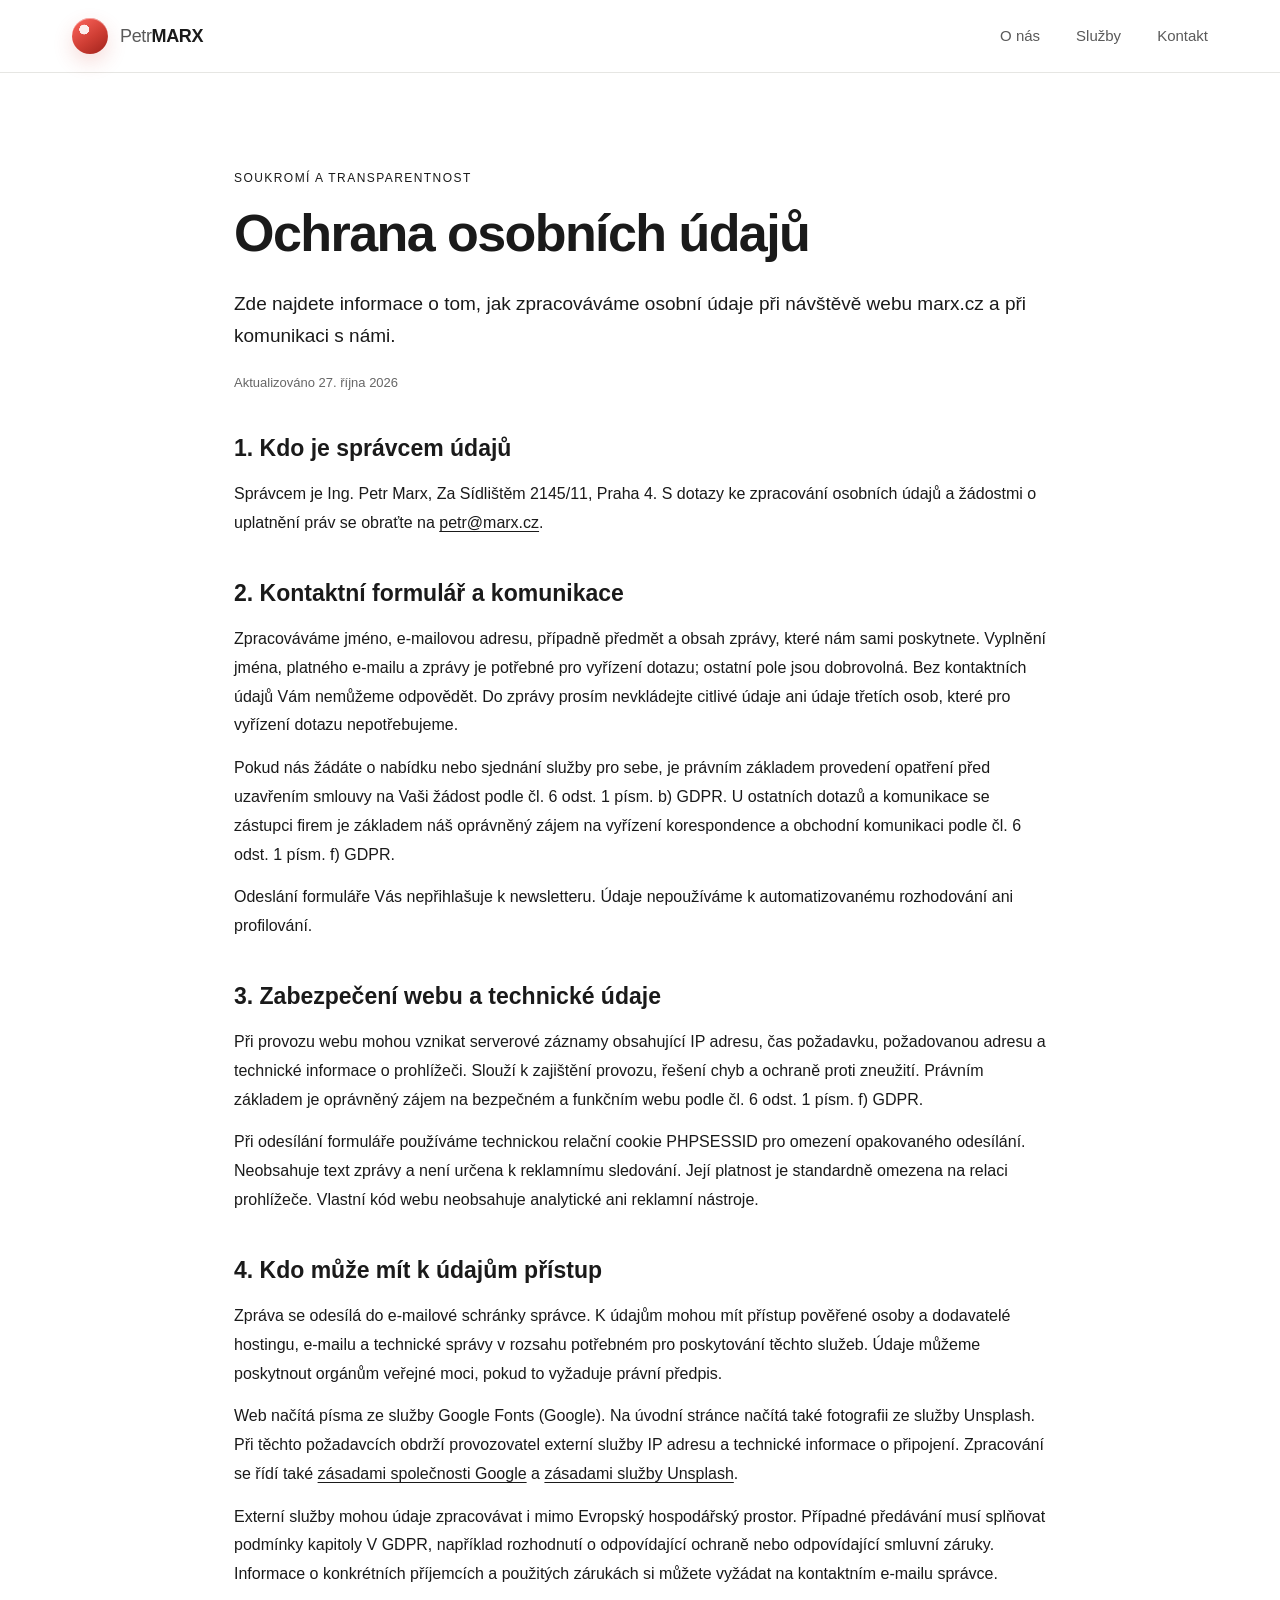
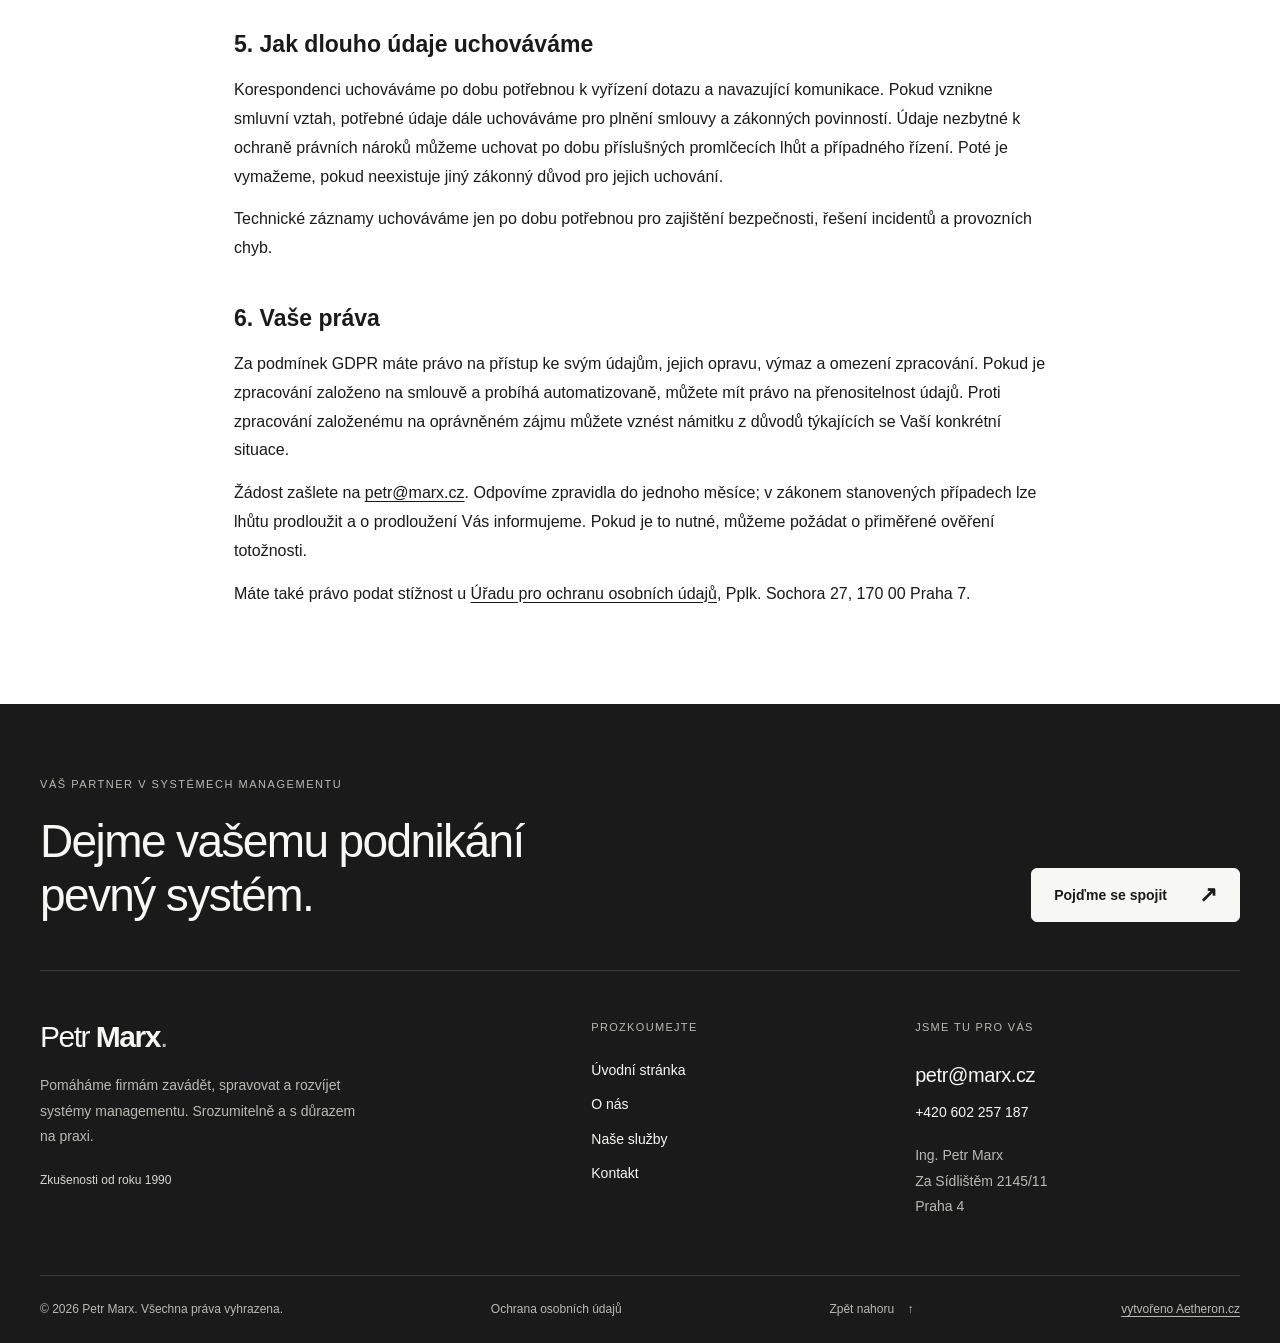
<file: ochrana-osobnich-udaju.html>
<!DOCTYPE html>
<html lang="cs"><head>
<meta charset="UTF-8"><meta name="viewport" content="width=device-width, initial-scale=1">
<title>Ochrana osobních údajů — Ing. Petr Marx</title>
<meta name="description" content="Informace o zpracování osobních údajů, kontaktním formuláři a Vašich právech na webu marx.cz.">
<link rel="stylesheet" href="style.css">
</head><body>
<header class="nav">
        <div class="nav__inner">
            <a href="#top" class="nav__logo">
                <span class="nav__logo-img" aria-hidden="true"></span>
                <span><span class="nav__logo-text">Petr</span><span class="nav__logo-mark">MARX</span></span>
            </a>
            <nav class="nav__menu">
                <a href="index.html#about" class="nav__link">O nás</a>
                <a href="sluzby.html" class="nav__link">Služby</a>
                <a href="index.html#contact" class="nav__link">Kontakt</a>
            </nav>
        </div>
    </header>
<main id="top" class="privacy-page"><p class="privacy-kicker">Soukromí a transparentnost</p>
<h1>Ochrana osobních údajů</h1>
<p class="privacy-lead">Zde najdete informace o tom, jak zpracováváme osobní údaje při návštěvě webu marx.cz a při komunikaci s námi.</p>
<p class="privacy-date">Aktualizováno 27. října 2026</p>
<section><h2>1. Kdo je správcem údajů</h2>
<p>Správcem je Ing. Petr Marx, Za Sídlištěm 2145/11, Praha 4. S dotazy ke zpracování osobních údajů a žádostmi o uplatnění práv se obraťte na <a href="mailto:petr@marx.cz">petr@marx.cz</a>.</p></section>
<section><h2>2. Kontaktní formulář a komunikace</h2>
<p>Zpracováváme jméno, e-mailovou adresu, případně předmět a obsah zprávy, které nám sami poskytnete. Vyplnění jména, platného e-mailu a zprávy je potřebné pro vyřízení dotazu; ostatní pole jsou dobrovolná. Bez kontaktních údajů Vám nemůžeme odpovědět. Do zprávy prosím nevkládejte citlivé údaje ani údaje třetích osob, které pro vyřízení dotazu nepotřebujeme.</p>
<p>Pokud nás žádáte o nabídku nebo sjednání služby pro sebe, je právním základem provedení opatření před uzavřením smlouvy na Vaši žádost podle čl. 6 odst. 1 písm. b) GDPR. U ostatních dotazů a komunikace se zástupci firem je základem náš oprávněný zájem na vyřízení korespondence a obchodní komunikaci podle čl. 6 odst. 1 písm. f) GDPR.</p>
<p>Odeslání formuláře Vás nepřihlašuje k newsletteru. Údaje nepoužíváme k automatizovanému rozhodování ani profilování.</p></section>
<section><h2>3. Zabezpečení webu a technické údaje</h2>
<p>Při provozu webu mohou vznikat serverové záznamy obsahující IP adresu, čas požadavku, požadovanou adresu a technické informace o prohlížeči. Slouží k zajištění provozu, řešení chyb a ochraně proti zneužití. Právním základem je oprávněný zájem na bezpečném a funkčním webu podle čl. 6 odst. 1 písm. f) GDPR.</p>
<p>Při odesílání formuláře používáme technickou relační cookie PHPSESSID pro omezení opakovaného odesílání. Neobsahuje text zprávy a není určena k reklamnímu sledování. Její platnost je standardně omezena na relaci prohlížeče. Vlastní kód webu neobsahuje analytické ani reklamní nástroje.</p></section>
<section><h2>4. Kdo může mít k údajům přístup</h2>
<p>Zpráva se odesílá do e-mailové schránky správce. K údajům mohou mít přístup pověřené osoby a dodavatelé hostingu, e-mailu a technické správy v rozsahu potřebném pro poskytování těchto služeb. Údaje můžeme poskytnout orgánům veřejné moci, pokud to vyžaduje právní předpis.</p>
<p>Web načítá písma ze služby Google Fonts (Google). Na úvodní stránce načítá také fotografii ze služby Unsplash. Při těchto požadavcích obdrží provozovatel externí služby IP adresu a technické informace o připojení. Zpracování se řídí také <a href="https://policies.google.com/privacy">zásadami společnosti Google</a> a <a href="https://unsplash.com/privacy">zásadami služby Unsplash</a>.</p>
<p>Externí služby mohou údaje zpracovávat i mimo Evropský hospodářský prostor. Případné předávání musí splňovat podmínky kapitoly V GDPR, například rozhodnutí o odpovídající ochraně nebo odpovídající smluvní záruky. Informace o konkrétních příjemcích a použitých zárukách si můžete vyžádat na kontaktním e-mailu správce.</p></section>
<section><h2>5. Jak dlouho údaje uchováváme</h2>
<p>Korespondenci uchováváme po dobu potřebnou k vyřízení dotazu a navazující komunikace. Pokud vznikne smluvní vztah, potřebné údaje dále uchováváme pro plnění smlouvy a zákonných povinností. Údaje nezbytné k ochraně právních nároků můžeme uchovat po dobu příslušných promlčecích lhůt a případného řízení. Poté je vymažeme, pokud neexistuje jiný zákonný důvod pro jejich uchování.</p>
<p>Technické záznamy uchováváme jen po dobu potřebnou pro zajištění bezpečnosti, řešení incidentů a provozních chyb.</p></section>
<section><h2>6. Vaše práva</h2>
<p>Za podmínek GDPR máte právo na přístup ke svým údajům, jejich opravu, výmaz a omezení zpracování. Pokud je zpracování založeno na smlouvě a probíhá automatizovaně, můžete mít právo na přenositelnost údajů. Proti zpracování založenému na oprávněném zájmu můžete vznést námitku z důvodů týkajících se Vaší konkrétní situace.</p>
<p>Žádost zašlete na <a href="mailto:petr@marx.cz">petr@marx.cz</a>. Odpovíme zpravidla do jednoho měsíce; v zákonem stanovených případech lze lhůtu prodloužit a o prodloužení Vás informujeme. Pokud je to nutné, můžeme požádat o přiměřené ověření totožnosti.</p>
<p>Máte také právo podat stížnost u <a href="https://uoou.gov.cz">Úřadu pro ochranu osobních údajů</a>, Pplk. Sochora 27, 170 00 Praha 7.</p></section></main>
<footer class="footer">
        <div class="footer__inner">
            <div class="footer__intro">
                <p class="footer__eyebrow">Váš partner v systémech managementu</p>
                <div class="footer__invitation">
                    <h2>Dejme vašemu podnikání<br>pevný systém.</h2>
                    <a class="footer__cta" href="index.html#contact">Pojďme se spojit <span aria-hidden="true">↗</span></a>
                </div>
            </div>
            <div class="footer__grid">
                <div class="footer__identity">
                    <a class="footer__brand" href="index.html" aria-label="Petr Marx — úvodní stránka">Petr <strong>Marx</strong><span aria-hidden="true">.</span></a>
                    <p>Pomáháme firmám zavádět, spravovat a rozvíjet systémy managementu. Srozumitelně a s důrazem na praxi.</p>
                    <span class="footer__since">Zkušenosti od roku 1990</span>
                </div>
                <nav class="footer__nav" aria-label="Navigace v zápatí">
                    <h3>Prozkoumejte</h3>
                    <ul>
                        <li><a href="index.html">Úvodní stránka</a></li>
                        <li><a href="index.html#about">O nás</a></li>
                        <li><a href="sluzby.html">Naše služby</a></li>
                        <li><a href="index.html#contact">Kontakt</a></li>
                    </ul>
                </nav>
                <div class="footer__contact">
                    <h3>Jsme tu pro vás</h3>
                    <address>
                        <a class="footer__email" href="mailto:petr@marx.cz">petr@marx.cz</a>
                        <a href="tel:+420602257187">+420 602 257 187</a>
                        <p>Ing. Petr Marx<br>Za Sídlištěm 2145/11<br>Praha 4</p>
                    </address>
                </div>
            </div>
            <div class="footer__bottom">
                <p class="footer__copy">© <span id="year"></span> Petr Marx. Všechna práva vyhrazena.</p>
                <p class="footer__copy"><a href="ochrana-osobnich-udaju.html">Ochrana osobních údajů</a></p>
                <a class="footer__top" href="#top">Zpět nahoru <span aria-hidden="true">↑</span></a>
                <p class="footer__copy"><a class="footer-credit" href="https://aetheron.cz">vytvořeno Aetheron.cz</a></p>
            </div>
        </div>
    </footer>
<script>document.getElementById("year").textContent = new Date().getFullYear();</script>
</body></html>
</file>
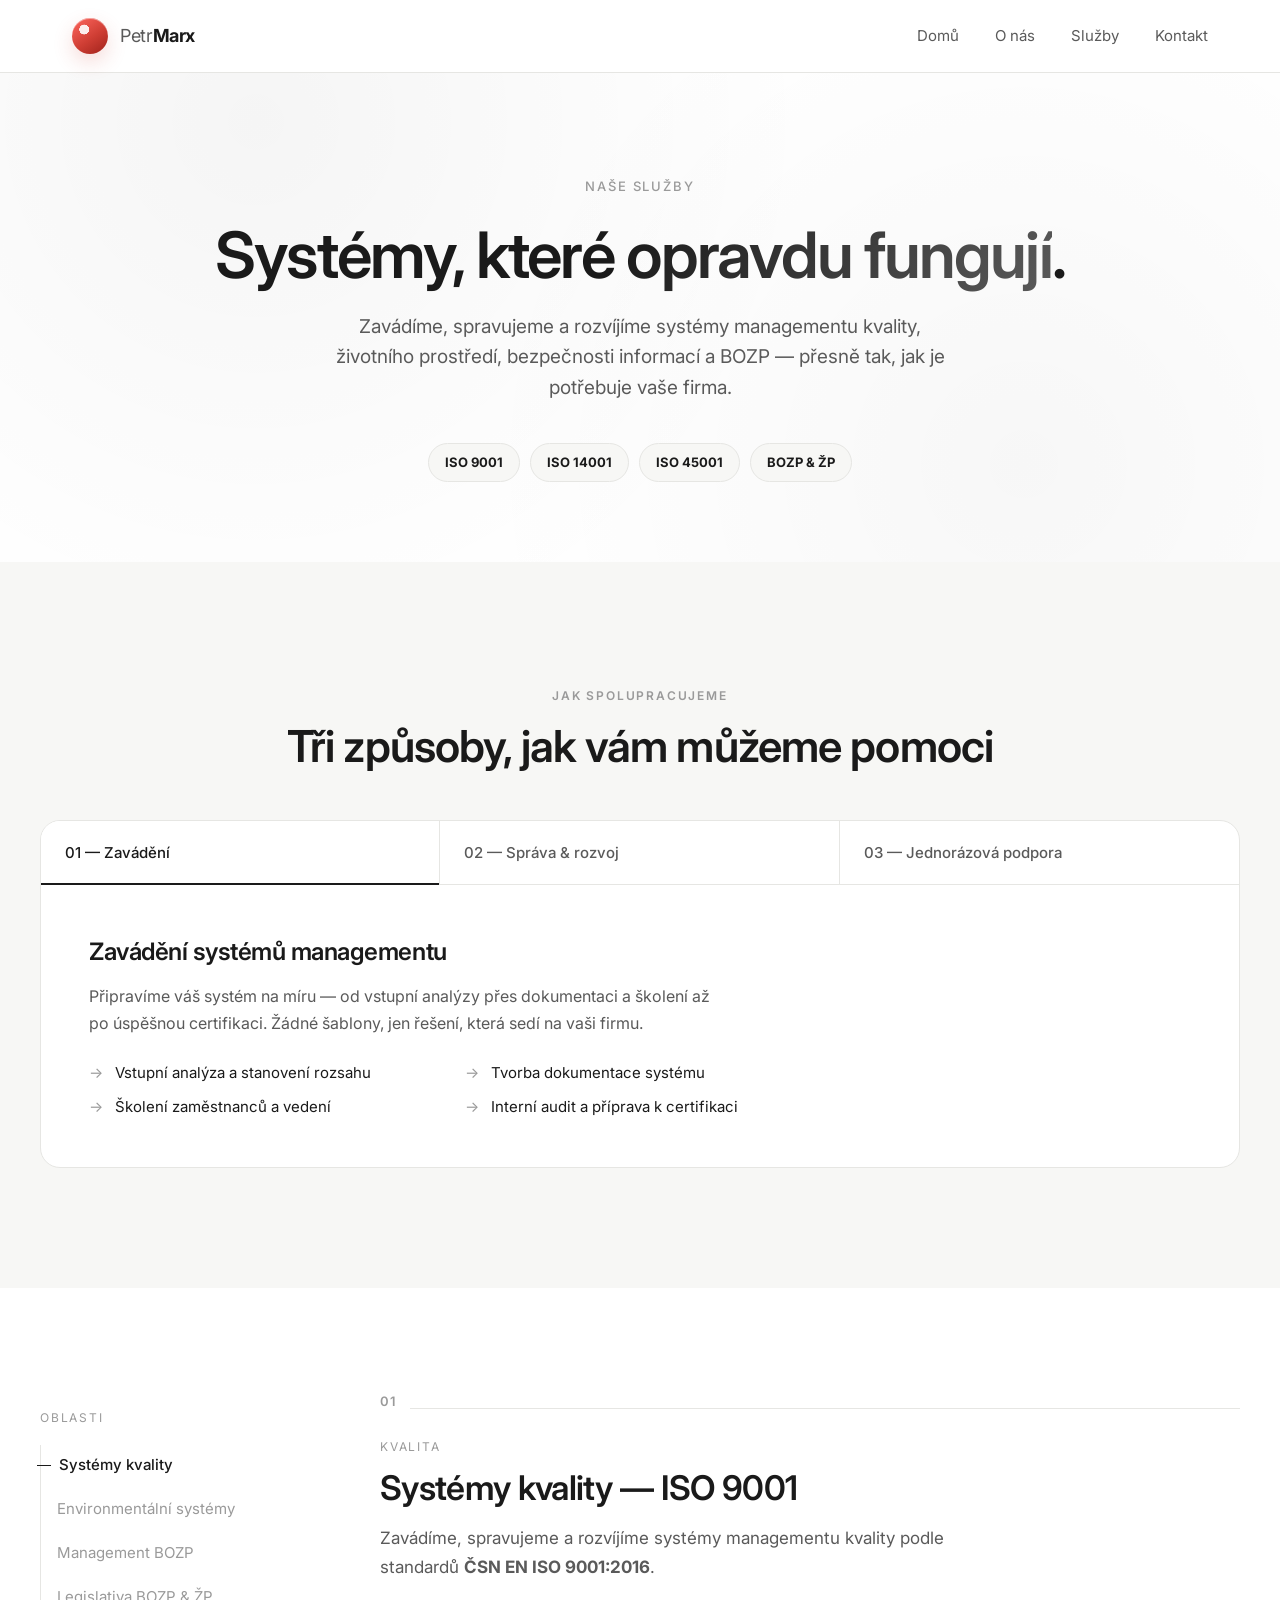
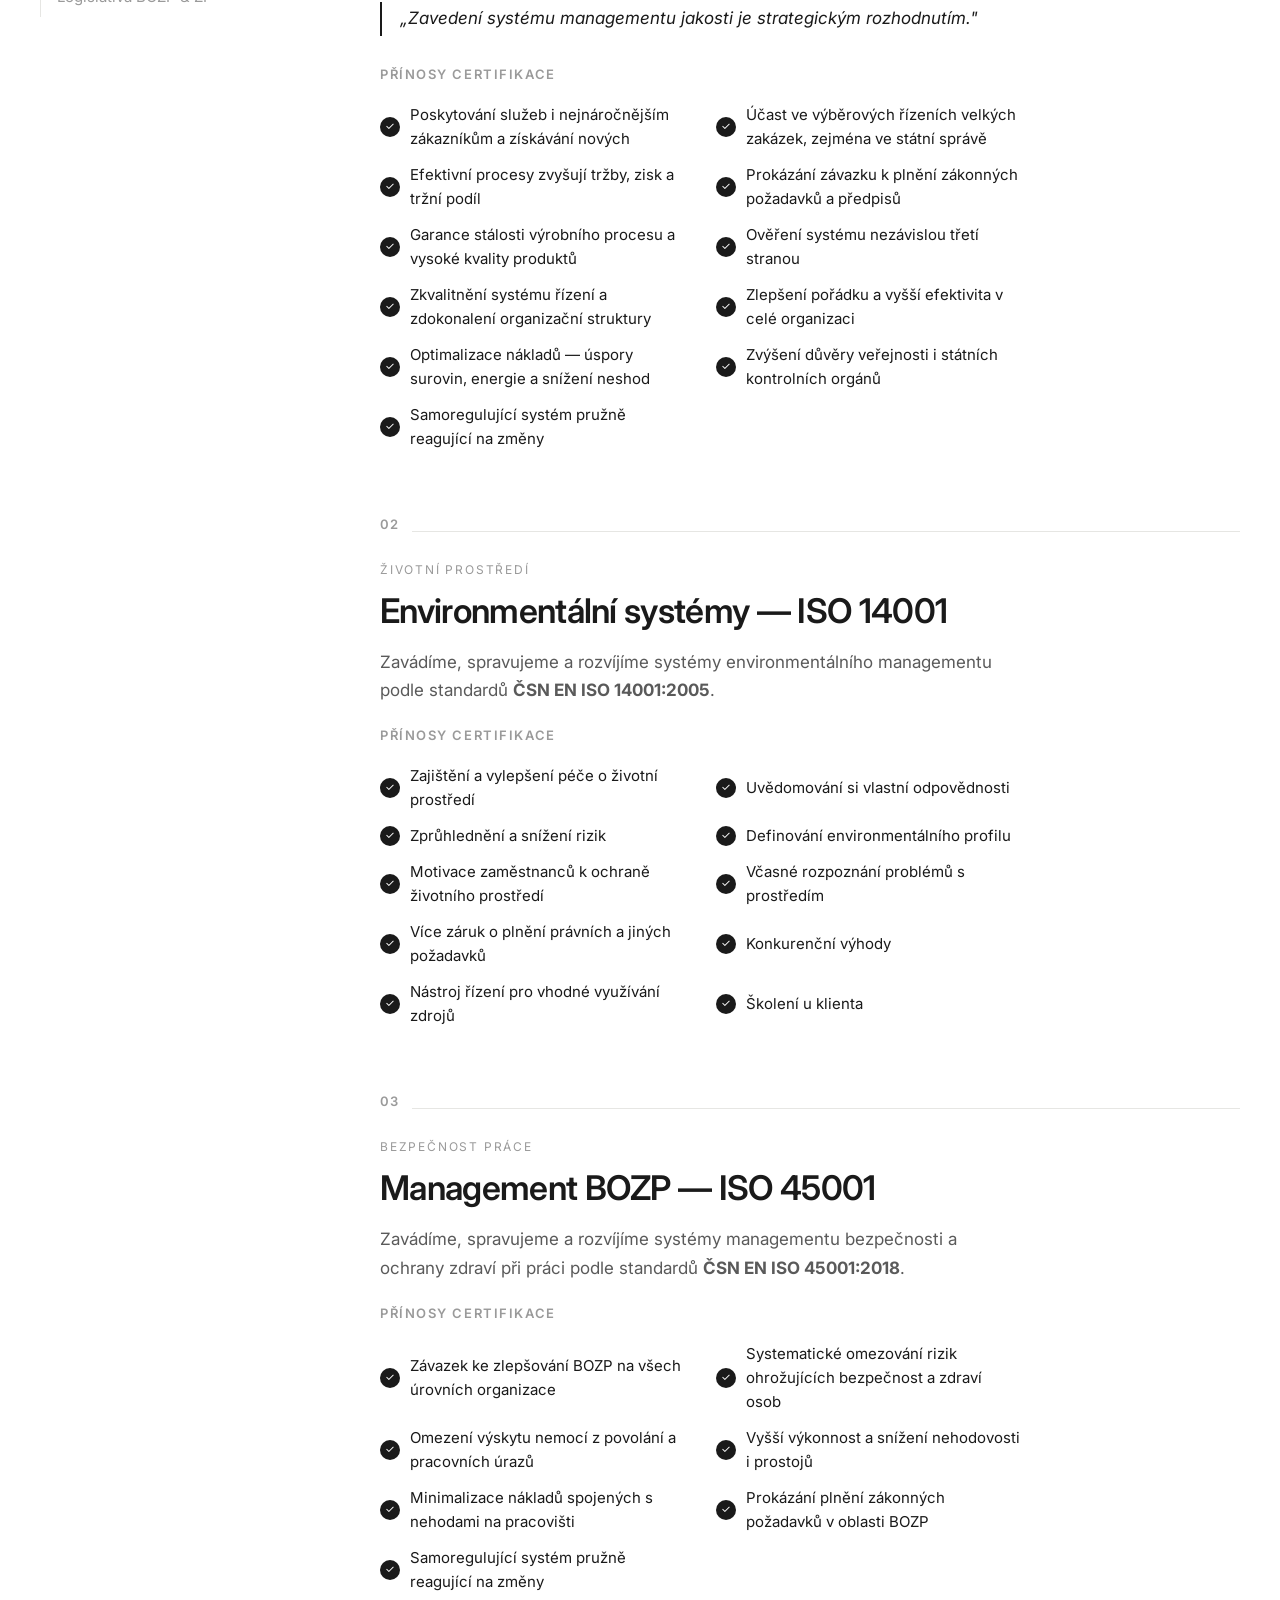
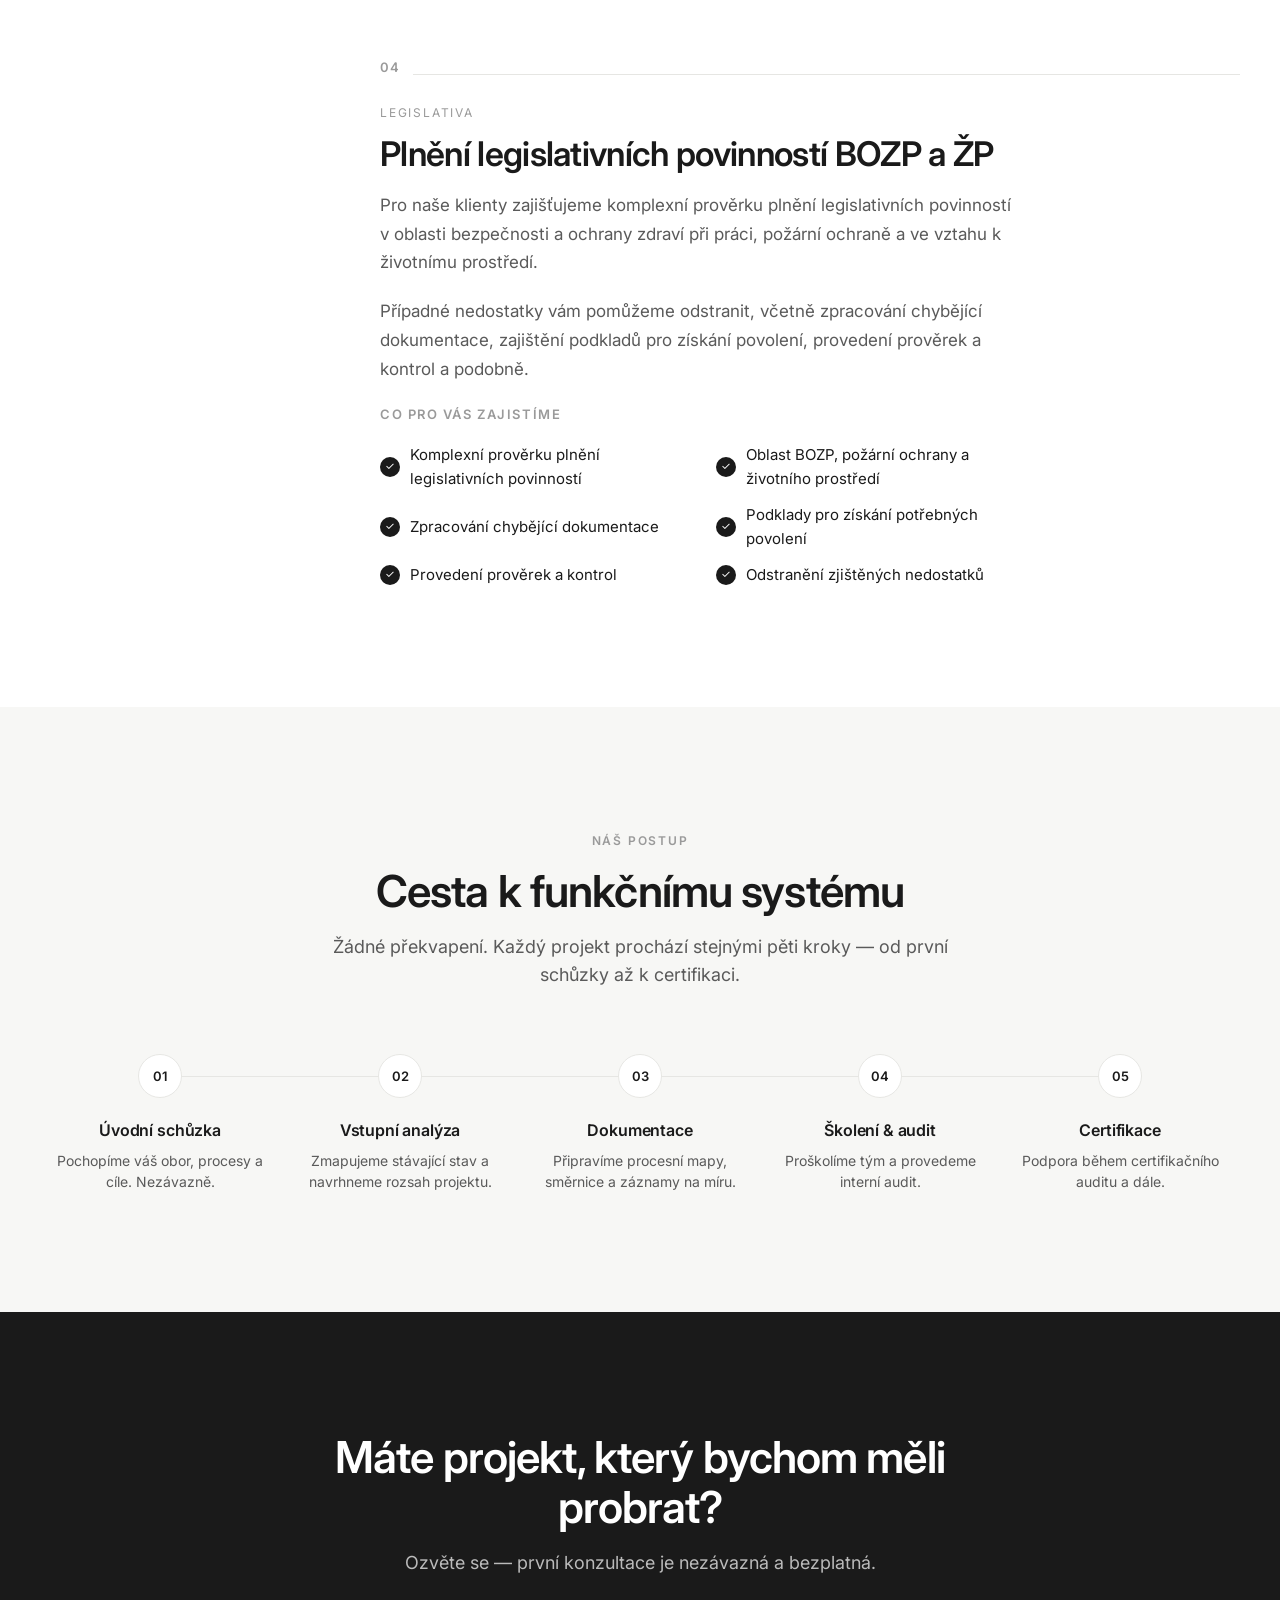
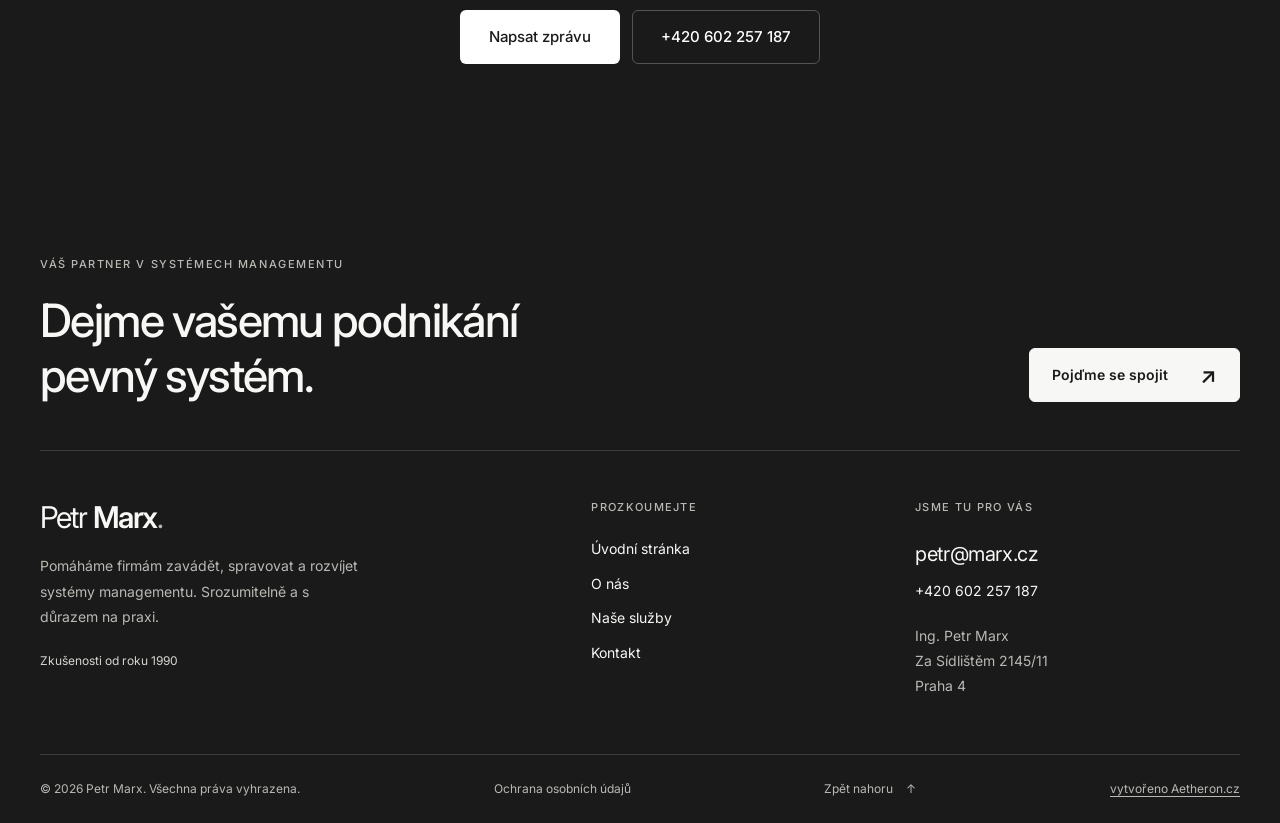
<file: sluzby.html>
<!DOCTYPE html>
<html lang="cs">
<head>
    <!-- ============ BASIC ============ -->
    <meta charset="UTF-8">
    <meta name="viewport" content="width=device-width, initial-scale=1.0">
    <title>Služby – ISO 9001, 14001, 45001 a BOZP | Petr Marx</title>
    <meta name="description" content="Zavádění, správa a rozvoj systémů managementu dle ČSN EN ISO 9001, ISO 14001 a ISO 45001. Plnění legislativních povinností v oblasti BOZP a životního prostředí. Petr Marx – Q.M.Systems, Praha.">

    <!-- ============ SEO ============ -->
    <meta name="keywords" content="ISO 9001, ISO 14001, ISO 45001, ČSN EN ISO 9001:2016, ČSN EN ISO 14001:2005, ČSN EN ISO 45001:2018, systém managementu kvality, QMS, environmentální systém, BOZP, legislativa BOZP, životní prostředí, certifikace ISO, interní audit, školení ISO, poradenství">
    <meta name="author" content="Ing. Petr Marx">
    <meta name="robots" content="index, follow, max-image-preview:large">
    <meta name="language" content="cs">
    <meta name="geo.region" content="CZ-10">
    <meta name="geo.placename" content="Praha">
    <link rel="canonical" href="https://www.marx.cz/sluzby.html">

    <!-- ============ OPEN GRAPH ============ -->
    <meta property="og:type" content="website">
    <meta property="og:locale" content="cs_CZ">
    <meta property="og:site_name" content="Petr Marx">
    <meta property="og:title" content="Služby – ISO 9001, 14001, 45001 a BOZP | Petr Marx">
    <meta property="og:description" content="Komplexní služby v oblasti systémů managementu kvality, životního prostředí, BOZP a plnění legislativních povinností.">
    <meta property="og:url" content="https://www.marx.cz/sluzby.html">
    <meta property="og:image" content="https://www.marx.cz/og-image.jpg">

    <!-- ============ TWITTER ============ -->
    <meta name="twitter:card" content="summary_large_image">
    <meta name="twitter:title" content="Služby | Petr Marx – ISO 9001, 14001, 45001 a BOZP">
    <meta name="twitter:description" content="ISO 9001, ISO 14001, ISO 45001 a legislativa BOZP a ŽP. Zavádění, správa, rozvoj a školení.">
    <meta name="twitter:image" content="https://www.marx.cz/og-image.jpg">

    <!-- ============ JSON-LD STRUCTURED DATA ============ -->
    <script type="application/ld+json">
    {
        "@context": "https://schema.org",
        "@type": "Service",
        "provider": {
            "@type": "ProfessionalService",
            "name": "Petr Marx",
            "url": "https://www.marx.cz/",
            "telephone": "+420602257187",
            "email": "petr@marx.cz",
            "address": {
                "@type": "PostalAddress",
                "streetAddress": "Za Sídlištěm 2145/11",
                "addressLocality": "Praha 4",
                "addressCountry": "CZ"
            }
        },
        "areaServed": "CZ",
        "name": "Poradenství v oblasti systémů managementu",
        "description": "Zavádění, správa a rozvoj systémů managementu kvality (ISO 9001), životního prostředí (ISO 14001) a BOZP (ISO 45001) včetně plnění legislativních povinností.",
        "hasOfferCatalog": {
            "@type": "OfferCatalog",
            "name": "Služby Q.M.Systems",
            "itemListElement": [
                {
                    "@type": "Offer",
                    "itemOffered": {
                        "@type": "Service",
                        "name": "Systémy kvality — ISO 9001",
                        "description": "Zavádění a správa systémů managementu kvality dle ČSN EN ISO 9001:2016."
                    }
                },
                {
                    "@type": "Offer",
                    "itemOffered": {
                        "@type": "Service",
                        "name": "Environmentální systémy — ISO 14001",
                        "description": "Systémy environmentálního managementu dle ČSN EN ISO 14001:2005."
                    }
                },
                {
                    "@type": "Offer",
                    "itemOffered": {
                        "@type": "Service",
                        "name": "Management BOZP — ISO 45001",
                        "description": "Systémy managementu bezpečnosti a ochrany zdraví při práci dle ČSN EN ISO 45001:2018."
                    }
                },
                {
                    "@type": "Offer",
                    "itemOffered": {
                        "@type": "Service",
                        "name": "Plnění legislativních povinností BOZP a ŽP",
                        "description": "Prověrka plnění legislativních povinností v oblasti BOZP, požární ochrany a životního prostředí."
                    }
                }
            ]
        }
    }
    </script>

    <!-- ============ FONTS & STYLES ============ -->
    <link rel="preconnect" href="https://fonts.googleapis.com">
    <link rel="preconnect" href="https://fonts.gstatic.com" crossorigin>
    <link href="https://fonts.googleapis.com/css2?family=Inter:wght@300;400;500;600;700&display=swap" rel="stylesheet">
    <link rel="stylesheet" href="style.css">
</head>
<body>

    <!-- ============ NAVIGATION ============ -->
    <header class="nav">
        <div class="nav__inner">
            <a href="#top" class="nav__logo">
                <span class="nav__logo-img" aria-hidden="true"></span>
                <span><span class="nav__logo-text">Petr</span><span class="nav__logo-mark">Marx</span></span>
            </a>
            <nav class="nav__menu">
                <a href="index.html" class="nav__link">Domů</a>
                <a href="index.html#about" class="nav__link">O nás</a>
                <a href="sluzby.html" class="nav__link">Služby</a>
                <a href="index.html#contact" class="nav__link">Kontakt</a>
            </nav>
        </div>
    </header>

    <!-- ============ SLUZBY HERO ============ -->
    <section class="sluzby-hero" id="top">
        <div class="sluzby-hero__inner">
            <span class="sluzby-hero__eyebrow">Naše služby</span>
            <h1 class="sluzby-hero__title">
                Systémy, které <span class="sluzby-hero__highlight">opravdu fungují</span>.
            </h1>
            <p class="sluzby-hero__lead">
                Zavádíme, spravujeme a rozvíjíme systémy managementu kvality, životního prostředí,
                bezpečnosti informací a BOZP — přesně tak, jak je potřebuje vaše firma.
            </p>

            <div class="sluzby-hero__chips">
                <div class="sluzby-chip"><strong>ISO 9001</strong></div>
                <div class="sluzby-chip"><strong>ISO 14001</strong></div>
                <div class="sluzby-chip"><strong>ISO 45001</strong></div>
                <div class="sluzby-chip"><strong>BOZP &amp; ŽP</strong></div>
            </div>
        </div>
    </section>


    <!-- ============ SERVICE-TYPE TABS ============ -->
    <section class="sluzby-tabs">
        <div class="sluzby-tabs__inner">
            <div class="sluzby-tabs__head">
                <span class="section__tag">Jak spolupracujeme</span>
                <h2 class="section__title">Tři způsoby, jak vám můžeme pomoci</h2>
            </div>

            <div class="tabs" id="tabs">
                <div class="tabs__bar" role="tablist">
                    <button class="tabs__btn is-active" data-tab="t1" role="tab">01 — Zavádění</button>
                    <button class="tabs__btn" data-tab="t2" role="tab">02 — Správa &amp; rozvoj</button>
                    <button class="tabs__btn" data-tab="t3" role="tab">03 — Jednorázová podpora</button>
                </div>

                <div class="tabs__panels">
                    <div class="tabs__panel is-active" data-panel="t1">
                        <h3 class="tabs__title">Zavádění systémů managementu</h3>
                        <p class="tabs__text">
                            Připravíme váš systém na míru — od vstupní analýzy přes dokumentaci
                            a školení až po úspěšnou certifikaci. Žádné šablony, jen řešení,
                            která sedí na vaši firmu.
                        </p>
                        <ul class="tabs__list">
                            <li>Vstupní analýza a stanovení rozsahu</li>
                            <li>Tvorba dokumentace systému</li>
                            <li>Školení zaměstnanců a vedení</li>
                            <li>Interní audit a příprava k certifikaci</li>
                        </ul>
                    </div>

                    <div class="tabs__panel" data-panel="t2">
                        <h3 class="tabs__title">Správa a rozvoj systému</h3>
                        <p class="tabs__text">
                            Postaráme se o váš systém dlouhodobě. Udržujeme dokumentaci aktuální,
                            připravujeme interní audity a pomáháme se zlepšováním procesů.
                        </p>
                        <ul class="tabs__list">
                            <li>Údržba a aktualizace dokumentace</li>
                            <li>Interní audity</li>
                            <li>Přezkoumání systému vedením</li>
                            <li>Příprava na recertifikační audity</li>
                        </ul>
                    </div>

                    <div class="tabs__panel" data-panel="t3">
                        <h3 class="tabs__title">Jednorázová podpora</h3>
                        <p class="tabs__text">
                            Potřebujete jen specifickou službu? Nabízíme cílená školení,
                            konzultace i nezávislé audity bez nutnosti dlouhodobé spolupráce.
                        </p>
                        <ul class="tabs__list">
                            <li>Školení na míru (ISO, BOZP, ŽP)</li>
                            <li>Konzultace k jednotlivým procesům</li>
                            <li>Nezávislé audity druhou stranou</li>
                            <li>Příprava na zákaznické audity</li>
                        </ul>
                    </div>
                </div>
            </div>
        </div>
    </section>


    <!-- ============ AREAS WRAPPER (sticky side-nav + content) ============ -->
    <section class="sluzby-areas">
        <div class="sluzby-areas__inner">

            <aside class="sluzby-side">
                <div class="sluzby-side__sticky">
                    <span class="sluzby-side__label">Oblasti</span>
                    <ol class="sluzby-side__list">
                        <li><a href="#kvalita" class="sluzby-side__link is-active">Systémy kvality</a></li>
                        <li><a href="#environment" class="sluzby-side__link">Environmentální systémy</a></li>
                        <li><a href="#bozp" class="sluzby-side__link">Management BOZP</a></li>
                        <li><a href="#legislativa" class="sluzby-side__link">Legislativa BOZP &amp; ŽP</a></li>
                    </ol>
                </div>
            </aside>

            <div class="sluzby-content">

                <!-- AREA 1 -->
                <article class="area" id="kvalita">
                    <div class="area__num">01</div>
                    <span class="area__tag">Kvalita</span>
                    <h3 class="area__title">Systémy kvality — ISO 9001</h3>
                    <p class="area__text">
                        Zavádíme, spravujeme a rozvíjíme systémy managementu kvality podle standardů
                        <strong>ČSN EN ISO 9001:2016</strong>.
                    </p>
                    <p class="area__quote">„Zavedení systému managementu jakosti je strategickým rozhodnutím."</p>
                    <h4 class="area__subtitle">Přínosy certifikace</h4>
                    <ul class="area__features">
                        <li><span class="check">✓</span>Poskytování služeb i nejnáročnějším zákazníkům a získávání nových</li>
                        <li><span class="check">✓</span>Účast ve výběrových řízeních velkých zakázek, zejména ve státní správě</li>
                        <li><span class="check">✓</span>Efektivní procesy zvyšují tržby, zisk a tržní podíl</li>
                        <li><span class="check">✓</span>Prokázání závazku k plnění zákonných požadavků a předpisů</li>
                        <li><span class="check">✓</span>Garance stálosti výrobního procesu a vysoké kvality produktů</li>
                        <li><span class="check">✓</span>Ověření systému nezávislou třetí stranou</li>
                        <li><span class="check">✓</span>Zkvalitnění systému řízení a zdokonalení organizační struktury</li>
                        <li><span class="check">✓</span>Zlepšení pořádku a vyšší efektivita v celé organizaci</li>
                        <li><span class="check">✓</span>Optimalizace nákladů — úspory surovin, energie a snížení neshod</li>
                        <li><span class="check">✓</span>Zvýšení důvěry veřejnosti i státních kontrolních orgánů</li>
                        <li><span class="check">✓</span>Samoregulující systém pružně reagující na změny</li>
                    </ul>
                </article>

                <!-- AREA 2 -->
                <article class="area" id="environment">
                    <div class="area__num">02</div>
                    <span class="area__tag">Životní prostředí</span>
                    <h3 class="area__title">Environmentální systémy — ISO 14001</h3>
                    <p class="area__text">
                        Zavádíme, spravujeme a rozvíjíme systémy environmentálního managementu podle standardů
                        <strong>ČSN EN ISO 14001:2005</strong>.
                    </p>
                    <h4 class="area__subtitle">Přínosy certifikace</h4>
                    <ul class="area__features">
                        <li><span class="check">✓</span>Zajištění a vylepšení péče o životní prostředí</li>
                        <li><span class="check">✓</span>Uvědomování si vlastní odpovědnosti</li>
                        <li><span class="check">✓</span>Zprůhlednění a snížení rizik</li>
                        <li><span class="check">✓</span>Definování environmentálního profilu</li>
                        <li><span class="check">✓</span>Motivace zaměstnanců k ochraně životního prostředí</li>
                        <li><span class="check">✓</span>Včasné rozpoznání problémů s prostředím</li>
                        <li><span class="check">✓</span>Více záruk o plnění právních a jiných požadavků</li>
                        <li><span class="check">✓</span>Konkurenční výhody</li>
                        <li><span class="check">✓</span>Nástroj řízení pro vhodné využívání zdrojů</li>
                        <li><span class="check">✓</span>Školení u klienta</li>
                    </ul>
                </article>

                <!-- AREA 3 -->
                <article class="area" id="bozp">
                    <div class="area__num">03</div>
                    <span class="area__tag">Bezpečnost práce</span>
                    <h3 class="area__title">Management BOZP — ISO 45001</h3>
                    <p class="area__text">
                        Zavádíme, spravujeme a rozvíjíme systémy managementu bezpečnosti a ochrany zdraví
                        při práci podle standardů <strong>ČSN EN ISO 45001:2018</strong>.
                    </p>
                    <h4 class="area__subtitle">Přínosy certifikace</h4>
                    <ul class="area__features">
                        <li><span class="check">✓</span>Závazek ke zlepšování BOZP na všech úrovních organizace</li>
                        <li><span class="check">✓</span>Systematické omezování rizik ohrožujících bezpečnost a zdraví osob</li>
                        <li><span class="check">✓</span>Omezení výskytu nemocí z povolání a pracovních úrazů</li>
                        <li><span class="check">✓</span>Vyšší výkonnost a snížení nehodovosti i prostojů</li>
                        <li><span class="check">✓</span>Minimalizace nákladů spojených s nehodami na pracovišti</li>
                        <li><span class="check">✓</span>Prokázání plnění zákonných požadavků v oblasti BOZP</li>
                        <li><span class="check">✓</span>Samoregulující systém pružně reagující na změny</li>
                    </ul>
                </article>

                <!-- AREA 4 -->
                <article class="area" id="legislativa">
                    <div class="area__num">04</div>
                    <span class="area__tag">Legislativa</span>
                    <h3 class="area__title">Plnění legislativních povinností BOZP a ŽP</h3>
                    <p class="area__text">
                        Pro naše klienty zajišťujeme komplexní prověrku plnění legislativních povinností
                        v oblasti bezpečnosti a ochrany zdraví při práci, požární ochraně a ve vztahu
                        k životnímu prostředí.
                    </p>
                    <p class="area__text">
                        Případné nedostatky vám pomůžeme odstranit, včetně zpracování chybějící dokumentace,
                        zajištění podkladů pro získání povolení, provedení prověrek a kontrol a&nbsp;podobně.
                    </p>
                    <h4 class="area__subtitle">Co pro vás zajistíme</h4>
                    <ul class="area__features">
                        <li><span class="check">✓</span>Komplexní prověrku plnění legislativních povinností</li>
                        <li><span class="check">✓</span>Oblast BOZP, požární ochrany a životního prostředí</li>
                        <li><span class="check">✓</span>Zpracování chybějící dokumentace</li>
                        <li><span class="check">✓</span>Podklady pro získání potřebných povolení</li>
                        <li><span class="check">✓</span>Provedení prověrek a kontrol</li>
                        <li><span class="check">✓</span>Odstranění zjištěných nedostatků</li>
                    </ul>
                </article>

            </div>
        </div>
    </section>


    <!-- ============ PROCESS TIMELINE ============ -->
    <section class="sluzby-process">
        <div class="sluzby-process__inner">
            <div class="sluzby-process__head">
                <span class="section__tag">Náš postup</span>
                <h2 class="section__title">Cesta k funkčnímu systému</h2>
                <p class="section__sub">
                    Žádné překvapení. Každý projekt prochází stejnými pěti kroky — od první schůzky až k certifikaci.
                </p>
            </div>

            <ol class="process">
                <li class="process__step">
                    <div class="process__num">01</div>
                    <h4 class="process__title">Úvodní schůzka</h4>
                    <p class="process__text">Pochopíme váš obor, procesy a cíle. Nezávazně.</p>
                </li>
                <li class="process__step">
                    <div class="process__num">02</div>
                    <h4 class="process__title">Vstupní analýza</h4>
                    <p class="process__text">Zmapujeme stávající stav a navrhneme rozsah projektu.</p>
                </li>
                <li class="process__step">
                    <div class="process__num">03</div>
                    <h4 class="process__title">Dokumentace</h4>
                    <p class="process__text">Připravíme procesní mapy, směrnice a záznamy na míru.</p>
                </li>
                <li class="process__step">
                    <div class="process__num">04</div>
                    <h4 class="process__title">Školení &amp; audit</h4>
                    <p class="process__text">Proškolíme tým a provedeme interní audit.</p>
                </li>
                <li class="process__step">
                    <div class="process__num">05</div>
                    <h4 class="process__title">Certifikace</h4>
                    <p class="process__text">Podpora během certifikačního auditu a dále.</p>
                </li>
            </ol>
        </div>
    </section>


    <!-- ============ CTA ============ -->
    <section class="sluzby-cta">
        <div class="sluzby-cta__inner">
            <h2 class="sluzby-cta__title">Máte projekt, který bychom měli probrat?</h2>
            <p class="sluzby-cta__text">
                Ozvěte se — první konzultace je nezávazná a bezplatná.
            </p>
            <div class="sluzby-cta__actions">
                <a href="index.html#contact" class="btn btn--primary">Napsat zprávu</a>
                <a href="tel:+420602257187" class="btn btn--ghost">+420 602 257 187</a>
            </div>
        </div>
    </section>


    <!-- ============ FOOTER ============ -->
    <footer class="footer">
        <div class="footer__inner">
            <div class="footer__intro">
                <p class="footer__eyebrow">Váš partner v systémech managementu</p>
                <div class="footer__invitation">
                    <h2>Dejme vašemu podnikání<br>pevný systém.</h2>
                    <a class="footer__cta" href="index.html#contact">Pojďme se spojit <span aria-hidden="true">↗</span></a>
                </div>
            </div>
            <div class="footer__grid">
                <div class="footer__identity">
                    <a class="footer__brand" href="index.html" aria-label="Petr Marx — úvodní stránka">Petr <strong>Marx</strong><span aria-hidden="true">.</span></a>
                    <p>Pomáháme firmám zavádět, spravovat a rozvíjet systémy managementu. Srozumitelně a s důrazem na praxi.</p>
                    <span class="footer__since">Zkušenosti od roku 1990</span>
                </div>
                <nav class="footer__nav" aria-label="Navigace v zápatí">
                    <h3>Prozkoumejte</h3>
                    <ul>
                        <li><a href="index.html">Úvodní stránka</a></li>
                        <li><a href="index.html#about">O nás</a></li>
                        <li><a href="sluzby.html">Naše služby</a></li>
                        <li><a href="index.html#contact">Kontakt</a></li>
                    </ul>
                </nav>
                <div class="footer__contact">
                    <h3>Jsme tu pro vás</h3>
                    <address>
                        <a class="footer__email" href="mailto:petr@marx.cz">petr@marx.cz</a>
                        <a href="tel:+420602257187">+420 602 257 187</a>
                        <p>Ing. Petr Marx<br>Za Sídlištěm 2145/11<br>Praha 4</p>
                    </address>
                </div>
            </div>
            <div class="footer__bottom">
                <p class="footer__copy">© <span id="year"></span> Petr Marx. Všechna práva vyhrazena.</p>
                <p class="footer__copy"><a href="ochrana-osobnich-udaju.html">Ochrana osobních údajů</a></p>
                <a class="footer__top" href="#top">Zpět nahoru <span aria-hidden="true">↑</span></a>
                <p class="footer__copy"><a class="footer-credit" href="https://aetheron.cz">vytvořeno Aetheron.cz</a></p>
            </div>
        </div>
    </footer>

    <script>
        document.getElementById('year').textContent = new Date().getFullYear();

        // --- Tabs ---
        const tabBtns = document.querySelectorAll('.tabs__btn');
        const tabPanels = document.querySelectorAll('.tabs__panel');
        tabBtns.forEach(btn => {
            btn.addEventListener('click', () => {
                const id = btn.dataset.tab;
                tabBtns.forEach(b => b.classList.toggle('is-active', b === btn));
                tabPanels.forEach(p => p.classList.toggle('is-active', p.dataset.panel === id));
            });
        });

        // --- Side-nav active state on scroll ---
        const sideLinks = document.querySelectorAll('.sluzby-side__link');
        const areas = document.querySelectorAll('.area');
        const onScroll = () => {
            if (!areas.length) return;
            let current = areas[0].id;
            const offset = window.innerHeight * 0.35;
            areas.forEach(a => {
                if (a.getBoundingClientRect().top <= offset) current = a.id;
            });
            sideLinks.forEach(l =>
                l.classList.toggle('is-active', l.getAttribute('href') === '#' + current)
            );
        };
        window.addEventListener('scroll', onScroll, { passive: true });
        onScroll();
    </script>
</body>
</html>
</file>
<file: style.css>
:root {
    /* Colors */
    --color-bg:          #ffffff;
    --color-bg-alt:      #f7f7f5;
    --color-text:        #1a1a1a;
    --color-text-soft:   #5a5a5a;
    --color-muted:       #9a9a9a;
    --color-border:      #e6e6e3;
    --color-accent:      #1a1a1a;   /* primary brand color */
    --color-accent-soft: #2a2a2a;

    /* Typography */
    --font-sans: 'Inter', -apple-system, BlinkMacSystemFont, 'Segoe UI', sans-serif;

    /* Layout */
    --container:       1200px;
    --radius-sm:       6px;
    --radius-md:       12px;
    --radius-lg:       20px;

    /* Spacing */
    --space-section:   120px;
    --space-block:     48px;

    /* Transitions */
    --ease: cubic-bezier(.2,.7,.3,1);
}


/* ============================================================
   2. RESET & BASE
   ============================================================ */
* { box-sizing: border-box; margin: 0; padding: 0; }

html { scroll-behavior: smooth; }

body {
    font-family: var(--font-sans);
    font-size: 16px;
    line-height: 1.6;
    color: var(--color-text);
    background: var(--color-bg);
    -webkit-font-smoothing: antialiased;
}

img { max-width: 100%; display: block; }
a { color: inherit; text-decoration: none; }


/* ============================================================
   3. SHARED — section heading helpers
   Used by: about, services, training, contact
   ============================================================ */
.section__tag {
    display: inline-block;
    font-size: 12px;
    font-weight: 600;
    letter-spacing: 0.15em;
    text-transform: uppercase;
    color: var(--color-muted);
    margin-bottom: 16px;
}

.section__title {
    font-size: clamp(28px, 4vw, 44px);
    font-weight: 600;
    line-height: 1.15;
    letter-spacing: -0.02em;
    color: var(--color-text);
    max-width: 720px;
}

.section__sub {
    font-size: 18px;
    color: var(--color-text-soft);
    margin-top: 16px;
    max-width: 640px;
}


/* ============================================================
   4. SHARED — button
   ============================================================ */
.btn {
    display: inline-flex;
    align-items: center;
    justify-content: center;
    padding: 14px 28px;
    font-size: 15px;
    font-weight: 500;
    border-radius: var(--radius-sm);
    border: 1px solid transparent;
    cursor: pointer;
    transition: all 0.25s var(--ease);
}

.btn--primary {
    background: var(--color-accent);
    color: #fff;
}
.btn--primary:hover {
    background: var(--color-accent-soft);
    transform: translateY(-1px);
}

.btn--ghost {
    background: transparent;
    color: var(--color-text);
    border-color: var(--color-border);
}
.btn--ghost:hover {
    border-color: var(--color-text);
}


/* ============================================================
   5. NAVIGATION
   ============================================================ */
.nav {
    position: sticky;
    top: 0;
    z-index: 100;
    background: rgba(255,255,255,0.85);
    backdrop-filter: blur(12px);
    -webkit-backdrop-filter: blur(12px);
    border-bottom: 1px solid var(--color-border);
}

.nav__inner {
    max-width: var(--container);
    margin: 0 auto;
    padding: 18px 32px;
    display: flex;
    align-items: center;
    justify-content: space-between;
    gap: 32px;
}

.nav__logo {
    display: inline-flex;
    align-items: center;
    gap: 12px;
    font-size: 18px;
    font-weight: 700;
    letter-spacing: -0.02em;
}
.nav__logo-mark { color: var(--color-accent); }
.nav__logo-text { color: var(--color-text-soft); font-weight: 400; }

.nav__logo-img {
    width: 36px;
    height: 36px;
    border-radius: 50%;
    background:
        radial-gradient(circle at 34% 32%, rgba(255, 255, 255, 0.9) 0 14%, transparent 15%),
        linear-gradient(145deg, #ff675f 0%, #cf3e34 55%, #9f221b 100%);
    box-shadow:
        inset 0 1px 0 rgba(255, 255, 255, 0.46),
        0 8px 20px rgba(207, 62, 52, 0.18);
    flex-shrink: 0;
}

.nav__menu {
    display: flex;
    gap: 36px;
}

.nav__link {
    font-size: 15px;
    color: var(--color-text-soft);
    transition: color 0.2s var(--ease);
}
.nav__link:hover { color: var(--color-text); }

.nav__cta {
    padding: 10px 20px;
    font-size: 14px;
    font-weight: 500;
    color: #fff;
    background: var(--color-accent);
    border-radius: var(--radius-sm);
    transition: background 0.25s var(--ease);
}
.nav__cta:hover { background: var(--color-accent-soft); }

@media (max-width: 768px) {
    .nav__menu { display: none; }
}


/* ============================================================
   6. HERO
   ============================================================ */
.hero {
    padding: 80px 32px 120px;
}

.hero__inner {
    max-width: var(--container);
    margin: 0 auto;
    display: grid;
    grid-template-columns: 1.1fr 1fr;
    gap: 80px;
    align-items: center;
}

.hero__eyebrow {
    display: inline-block;
    font-size: 13px;
    font-weight: 500;
    letter-spacing: 0.1em;
    text-transform: uppercase;
    color: var(--color-muted);
    margin-bottom: 24px;
}

.hero__title {
    font-size: clamp(36px, 6vw, 68px);
    font-weight: 600;
    line-height: 1.05;
    letter-spacing: -0.03em;
    margin-bottom: 28px;
}

.hero__lead {
    font-size: 19px;
    line-height: 1.6;
    color: var(--color-text-soft);
    max-width: 520px;
    margin-bottom: 40px;
}

.hero__actions {
    display: flex;
    gap: 12px;
    flex-wrap: wrap;
}

.hero__visual {
    position: relative;
}

.hero__image {
    width: 100%;
    height: 520px;
    object-fit: cover;
    border-radius: var(--radius-lg);
    filter: grayscale(15%);
}

@media (max-width: 900px) {
    .hero__inner { grid-template-columns: 1fr; gap: 48px; }
    .hero__image { height: 380px; }
}


/* ============================================================
   7. ABOUT
   ============================================================ */
.about {
    padding: var(--space-section) 32px;
    background: var(--color-bg-alt);
}

.about__inner {
    max-width: var(--container);
    margin: 0 auto;
}

.about__head {
    margin-bottom: var(--space-block);
}

.about__body {
    display: grid;
    grid-template-columns: 1fr 1fr;
    gap: 32px;
    margin-bottom: 80px;
}

.about__paragraph {
    font-size: 16px;
    line-height: 1.75;
    color: var(--color-text-soft);
}
.about__paragraph:first-child {
    grid-column: 1 / -1;
    font-size: 20px;
    line-height: 1.6;
    color: var(--color-text);
}

.about__stats {
    display: grid;
    grid-template-columns: repeat(3, 1fr);
    gap: 32px;
    padding-top: 48px;
    border-top: 1px solid var(--color-border);
}

.stat__number {
    font-size: clamp(36px, 5vw, 56px);
    font-weight: 600;
    letter-spacing: -0.02em;
    color: var(--color-text);
    line-height: 1;
    margin-bottom: 8px;
}

.stat__label {
    font-size: 14px;
    text-transform: uppercase;
    letter-spacing: 0.1em;
    color: var(--color-muted);
}

@media (max-width: 768px) {
    .about__body { grid-template-columns: 1fr; }
    .about__stats { grid-template-columns: 1fr; gap: 24px; }
}


/* ============================================================
   8. SERVICES
   ============================================================ */
.services {
    padding: var(--space-section) 32px;
}

.services__inner {
    max-width: var(--container);
    margin: 0 auto;
}

.services__head {
    margin-bottom: 64px;
}

.services__grid {
    display: grid;
    grid-template-columns: repeat(4, 1fr);
    gap: 20px;
    margin-bottom: 80px;
}

.card {
    padding: 32px 28px;
    background: var(--color-bg);
    border: 1px solid var(--color-border);
    border-radius: var(--radius-md);
    transition: transform 0.3s var(--ease), border-color 0.3s var(--ease), box-shadow 0.3s var(--ease);
}
.card:hover {
    transform: translateY(-4px);
    border-color: var(--color-text);
    box-shadow: 0 12px 32px rgba(0,0,0,0.06);
}

.card__icon {
    font-size: 28px;
    margin-bottom: 20px;
}

.card__title {
    font-size: 18px;
    font-weight: 600;
    margin-bottom: 10px;
    letter-spacing: -0.01em;
}

.card__text {
    font-size: 14px;
    line-height: 1.6;
    color: var(--color-text-soft);
}

.services__pillars {
    display: grid;
    grid-template-columns: repeat(3, 1fr);
    gap: 40px;
    padding-top: 64px;
    border-top: 1px solid var(--color-border);
}

.pillar__title {
    font-size: 17px;
    font-weight: 600;
    margin-bottom: 8px;
}

.pillar__text {
    font-size: 15px;
    color: var(--color-text-soft);
    line-height: 1.6;
}

@media (max-width: 900px) {
    .services__grid { grid-template-columns: repeat(2, 1fr); }
    .services__pillars { grid-template-columns: 1fr; gap: 24px; }
}
@media (max-width: 520px) {
    .services__grid { grid-template-columns: 1fr; }
}


/* ============================================================
   9. TRAINING
   ============================================================ */
.training {
    padding: var(--space-section) 32px;
    background: var(--color-bg-alt);
}

.training__inner {
    max-width: var(--container);
    margin: 0 auto;
    display: grid;
    grid-template-columns: 1fr 1fr;
    gap: 80px;
    align-items: center;
}

.training__image {
    width: 100%;
    height: 480px;
    object-fit: cover;
    border-radius: var(--radius-lg);
    filter: grayscale(15%);
}

.training__text {
    font-size: 17px;
    line-height: 1.7;
    color: var(--color-text-soft);
    margin: 24px 0 32px;
}

@media (max-width: 900px) {
    .training__inner { grid-template-columns: 1fr; gap: 48px; }
    .training__image { height: 360px; }
}


/* ============================================================
   10. CONTACT
   ============================================================ */
.contact {
    padding: var(--space-section) 32px;
}

.contact__inner {
    max-width: var(--container);
    margin: 0 auto;
}

.contact__head {
    margin-bottom: 64px;
    text-align: center;
}
.contact__head .section__title,
.contact__head .section__sub {
    margin-left: auto;
    margin-right: auto;
}

.contact__grid {
    display: grid;
    grid-template-columns: 1fr 1.4fr;
    gap: 64px;
}

/* Contact info column */
.contact__info {
    display: flex;
    flex-direction: column;
    gap: 24px;
}

.info-block {
    padding-bottom: 20px;
    border-bottom: 1px solid var(--color-border);
}

.info-block__label {
    font-size: 12px;
    text-transform: uppercase;
    letter-spacing: 0.12em;
    color: var(--color-muted);
    margin-bottom: 6px;
}

.info-block__value {
    font-size: 16px;
    color: var(--color-text);
    line-height: 1.5;
}

.info-block__link {
    color: var(--color-text);
    border-bottom: 1px solid transparent;
    transition: border-color 0.2s var(--ease);
}
.info-block__link:hover { border-color: var(--color-text); }

/* Form column */
.contact__form {
    display: flex;
    flex-direction: column;
    gap: 20px;
}

.form__row {
    display: flex;
    flex-direction: column;
}

.form__label {
    font-size: 13px;
    font-weight: 500;
    color: var(--color-text);
    margin-bottom: 6px;
}

.form__input,
.form__textarea {
    width: 100%;
    padding: 12px 14px;
    font-family: inherit;
    font-size: 15px;
    color: var(--color-text);
    background: var(--color-bg);
    border: 1px solid var(--color-border);
    border-radius: var(--radius-sm);
    transition: border-color 0.2s var(--ease);
}
.form__input:focus,
.form__textarea:focus {
    outline: none;
    border-color: var(--color-text);
}

.form__textarea {
    resize: vertical;
    min-height: 120px;
}

.form__submit {
    align-self: flex-start;
    margin-top: 8px;
}

@media (max-width: 900px) {
    .contact__grid { grid-template-columns: 1fr; gap: 48px; }
}


/* ============================================================
   11. FOOTER
   ============================================================ */
.footer {
    padding: 72px 32px 24px;
    background: #1a1a1a;
    color: #f7f7f5;
}
.footer__inner { max-width: var(--container); margin: 0 auto; }
.footer__intro { padding-bottom: 48px; border-bottom: 1px solid #3b3b3b; }
.footer__eyebrow {
    color: #b9b9b4;
    font-size: 11px;
    font-weight: 500;
    letter-spacing: .14em;
    text-transform: uppercase;
    margin-bottom: 20px;
}
.footer__invitation { display: flex; justify-content: space-between; align-items: flex-end; gap: 32px; }
.footer__invitation h2 {
    font-size: clamp(28px, 3.8vw, 46px);
    font-weight: 500;
    line-height: 1.18;
    letter-spacing: -.035em;
}
.footer__cta {
    display: inline-flex;
    align-items: center;
    justify-content: space-between;
    gap: 32px;
    padding: 15px 22px;
    background: #f7f7f5;
    color: #1a1a1a;
    border: 1px solid #f7f7f5;
    border-radius: var(--radius-sm);
    font-size: 14px;
    font-weight: 600;
    white-space: nowrap;
    transition: background .2s ease;
}
.footer__cta:hover { background: #dcdcd5; }
.footer__cta span { font-size: 22px; line-height: 1; }
.footer__grid {
    display: grid;
    grid-template-columns: 1.5fr .8fr 1fr;
    gap: 64px;
    padding: 48px 0 56px;
}
.footer__brand { display: inline-block; font-size: 30px; letter-spacing: -.05em; line-height: 1.2; }
.footer__brand strong { font-weight: 600; }
.footer__brand > span { color: #b9b9b4; }
.footer__identity > p { max-width: 330px; color: #b9b9b4; font-size: 14px; line-height: 1.8; margin-top: 18px; }
.footer__since { display: inline-block; margin-top: 22px; font-size: 12px; color: #d5d5d0; }
.footer h3 { font-size: 11px; font-weight: 500; letter-spacing: .12em; text-transform: uppercase; color: #b9b9b4; margin-bottom: 22px; }
.footer__nav ul { list-style: none; display: grid; gap: 12px; font-size: 14px; }
.footer__contact address { display: flex; flex-direction: column; align-items: flex-start; gap: 10px; font-style: normal; font-size: 14px; }
.footer__contact .footer__email { font-size: 20px; letter-spacing: -.02em; }
.footer__contact address p { margin-top: 10px; color: #b9b9b4; line-height: 1.8; }
.footer__nav a:hover, .footer__contact a:hover, .footer__top:hover { text-decoration: underline; text-underline-offset: 5px; }
.footer a:focus-visible { outline: 2px solid #f7f7f5; outline-offset: 6px; }
.footer__bottom { display: flex; justify-content: space-between; align-items: center; flex-wrap: wrap; gap: 16px 32px; border-top: 1px solid #3b3b3b; padding-top: 24px; }
.footer__copy, .footer__top { font-size: 12px; color: #b9b9b4; }
.footer__top span { margin-left: 10px; }
@media (max-width: 800px) {
    .footer__grid { grid-template-columns: 1fr 1fr; gap: 36px; }
    .footer__identity { grid-column: 1 / -1; }
    .footer__identity > p { max-width: 460px; }
    .footer__invitation { align-items: flex-start; flex-direction: column; gap: 24px; }
}
@media (max-width: 480px) {
    .footer { padding: 48px 20px 24px; }
    .footer__intro { padding-bottom: 32px; }
    .footer__grid { grid-template-columns: 1fr; padding: 32px 0; }
    .footer__bottom { flex-direction: column; align-items: flex-start; gap: 18px; }
}


/* ============================================================
   12. SLUZBY PAGE  (services subpage)
   All classes prefixed with `sluzby-` so this block is isolated
   from the homepage styles above.
   ============================================================ */

/* ---------- 12.1 Sluzby Hero ---------- */
.sluzby-hero {
    padding: 100px 32px 80px;
    text-align: center;
    background: var(--color-bg);
    position: relative;
    overflow: hidden;
}
.sluzby-hero::before {
    content: "";
    position: absolute;
    inset: 0;
    background:
        radial-gradient(circle at 20% 10%, rgba(0,0,0,0.04), transparent 50%),
        radial-gradient(circle at 80% 80%, rgba(0,0,0,0.03), transparent 50%);
    pointer-events: none;
}

.sluzby-hero__inner {
    position: relative;
    max-width: 880px;
    margin: 0 auto;
}

.sluzby-hero__eyebrow {
    display: inline-block;
    font-size: 13px;
    font-weight: 500;
    letter-spacing: 0.15em;
    text-transform: uppercase;
    color: var(--color-muted);
    margin-bottom: 24px;
}

.sluzby-hero__title {
    font-size: clamp(36px, 6vw, 64px);
    font-weight: 600;
    line-height: 1.05;
    letter-spacing: -0.03em;
    margin-bottom: 24px;
}

.sluzby-hero__highlight {
    background: linear-gradient(120deg, #1a1a1a 0%, #5a5a5a 100%);
    -webkit-background-clip: text;
    background-clip: text;
    color: transparent;
    position: relative;
}
.sluzby-hero__highlight::after {
    content: "";
    position: absolute;
    left: 0;
    right: 0;
    bottom: 4px;
    height: 6px;
    background: var(--color-bg-alt);
    z-index: -1;
    border-radius: 3px;
}

.sluzby-hero__lead {
    font-size: 19px;
    color: var(--color-text-soft);
    max-width: 640px;
    margin: 0 auto 40px;
    line-height: 1.6;
}

.sluzby-hero__chips {
    display: flex;
    flex-wrap: wrap;
    justify-content: center;
    gap: 10px;
}

.sluzby-chip {
    padding: 8px 16px;
    font-size: 13px;
    color: var(--color-text);
    background: var(--color-bg-alt);
    border: 1px solid var(--color-border);
    border-radius: 999px;
    transition: transform 0.25s var(--ease), background 0.25s var(--ease);
}
.sluzby-chip:hover {
    transform: translateY(-2px);
    background: var(--color-bg);
    border-color: var(--color-text);
}


/* ---------- 12.2 Sluzby Tabs ---------- */
.sluzby-tabs {
    padding: var(--space-section) 32px;
    background: var(--color-bg-alt);
}

.sluzby-tabs__inner {
    max-width: var(--container);
    margin: 0 auto;
}

.sluzby-tabs__head {
    margin-bottom: 48px;
    text-align: center;
}
.sluzby-tabs__head .section__title {
    margin-left: auto;
    margin-right: auto;
}

.tabs {
    background: var(--color-bg);
    border: 1px solid var(--color-border);
    border-radius: var(--radius-lg);
    overflow: hidden;
}

.tabs__bar {
    display: grid;
    grid-template-columns: repeat(3, 1fr);
    border-bottom: 1px solid var(--color-border);
}

.tabs__btn {
    padding: 22px 24px;
    font-family: inherit;
    font-size: 15px;
    font-weight: 500;
    color: var(--color-text-soft);
    background: transparent;
    border: none;
    border-right: 1px solid var(--color-border);
    cursor: pointer;
    text-align: left;
    transition: background 0.2s var(--ease), color 0.2s var(--ease);
    position: relative;
}
.tabs__btn:last-child { border-right: none; }
.tabs__btn:hover { color: var(--color-text); background: var(--color-bg-alt); }
.tabs__btn.is-active {
    color: var(--color-text);
    background: var(--color-bg);
}
.tabs__btn.is-active::after {
    content: "";
    position: absolute;
    left: 0; right: 0; bottom: -1px;
    height: 2px;
    background: var(--color-accent);
}

.tabs__panels { padding: 48px; }

.tabs__panel { display: none; animation: fadeUp 0.4s var(--ease); }
.tabs__panel.is-active { display: block; }

.tabs__title {
    font-size: 24px;
    font-weight: 600;
    letter-spacing: -0.02em;
    margin-bottom: 12px;
}
.tabs__text {
    font-size: 16px;
    color: var(--color-text-soft);
    line-height: 1.7;
    max-width: 640px;
    margin-bottom: 24px;
}
.tabs__list {
    list-style: none;
    display: grid;
    grid-template-columns: 1fr 1fr;
    gap: 12px 32px;
    max-width: 720px;
}
.tabs__list li {
    padding-left: 26px;
    position: relative;
    font-size: 15px;
    color: var(--color-text);
    line-height: 1.5;
}
.tabs__list li::before {
    content: "→";
    position: absolute;
    left: 0;
    color: var(--color-muted);
}

@keyframes fadeUp {
    from { opacity: 0; transform: translateY(8px); }
    to   { opacity: 1; transform: translateY(0); }
}

@media (max-width: 768px) {
    .tabs__bar { grid-template-columns: 1fr; }
    .tabs__btn { border-right: none; border-bottom: 1px solid var(--color-border); }
    .tabs__panels { padding: 32px 24px; }
    .tabs__list { grid-template-columns: 1fr; }
}


/* ---------- 12.3 Areas (sticky side-nav + content) ---------- */
.sluzby-areas {
    padding: var(--space-section) 32px;
}

.sluzby-areas__inner {
    max-width: var(--container);
    margin: 0 auto;
    display: grid;
    grid-template-columns: 260px 1fr;
    gap: 80px;
    align-items: flex-start;
}

.sluzby-side__sticky {
    position: sticky;
    top: 100px;
}

.sluzby-side__label {
    display: block;
    font-size: 12px;
    text-transform: uppercase;
    letter-spacing: 0.15em;
    color: var(--color-muted);
    margin-bottom: 18px;
}

.sluzby-side__list {
    list-style: none;
    display: flex;
    flex-direction: column;
    gap: 4px;
    padding-left: 16px;
    border-left: 1px solid var(--color-border);
}

.sluzby-side__link {
    display: block;
    padding: 8px 0;
    font-size: 15px;
    color: var(--color-muted);
    transition: color 0.2s var(--ease), transform 0.2s var(--ease);
}
.sluzby-side__link:hover { color: var(--color-text); }
.sluzby-side__link.is-active {
    color: var(--color-text);
    font-weight: 500;
    transform: translateX(2px);
}
.sluzby-side__link.is-active::before {
    content: "";
    display: inline-block;
    width: 14px;
    height: 1px;
    background: var(--color-text);
    vertical-align: middle;
    margin-right: 8px;
    margin-left: -22px;
}

.sluzby-content {
    display: flex;
    flex-direction: column;
    gap: 80px;
}

.area {
    position: relative;
    padding-top: 24px;
    border-top: 1px solid var(--color-border);
    scroll-margin-top: 100px;
}

.area__num {
    position: absolute;
    top: -18px;
    left: 0;
    background: var(--color-bg);
    padding-right: 12px;
    font-size: 13px;
    font-weight: 600;
    letter-spacing: 0.1em;
    color: var(--color-muted);
}

.area__tag {
    display: inline-block;
    font-size: 12px;
    text-transform: uppercase;
    letter-spacing: 0.15em;
    color: var(--color-muted);
    margin-bottom: 12px;
}

.area__title {
    font-size: clamp(24px, 3vw, 34px);
    font-weight: 600;
    letter-spacing: -0.02em;
    line-height: 1.2;
    margin-bottom: 16px;
    max-width: 640px;
}

.area__text {
    font-size: 17px;
    color: var(--color-text-soft);
    line-height: 1.7;
    max-width: 640px;
    margin-bottom: 20px;
}

.area__quote {
    border-left: 2px solid var(--color-text);
    padding: 4px 0 4px 18px;
    margin: 8px 0 28px;
    font-size: 17px;
    font-style: italic;
    color: var(--color-text);
    max-width: 640px;
    line-height: 1.5;
}

.area__subtitle {
    font-size: 13px;
    font-weight: 600;
    letter-spacing: 0.12em;
    text-transform: uppercase;
    color: var(--color-muted);
    margin: 8px 0 18px;
}

.area__features {
    list-style: none;
    display: grid;
    grid-template-columns: 1fr 1fr;
    gap: 12px 32px;
    max-width: 640px;
}
.area__features li {
    display: flex;
    align-items: center;
    gap: 10px;
    font-size: 15px;
    color: var(--color-text);
}
.area__features .check {
    display: inline-flex;
    align-items: center;
    justify-content: center;
    width: 20px;
    height: 20px;
    border-radius: 50%;
    background: var(--color-text);
    color: #fff;
    font-size: 11px;
    flex-shrink: 0;
}

@media (max-width: 900px) {
    .sluzby-areas__inner { grid-template-columns: 1fr; gap: 40px; }
    .sluzby-side { display: none; }
    .area__features { grid-template-columns: 1fr; }
}


/* ---------- 12.4 Process timeline ---------- */
.sluzby-process {
    padding: var(--space-section) 32px;
    background: var(--color-bg-alt);
}

.sluzby-process__inner {
    max-width: var(--container);
    margin: 0 auto;
}

.sluzby-process__head {
    margin-bottom: 64px;
    text-align: center;
}
.sluzby-process__head .section__title,
.sluzby-process__head .section__sub {
    margin-left: auto;
    margin-right: auto;
}

.process {
    list-style: none;
    display: grid;
    grid-template-columns: repeat(5, 1fr);
    gap: 0;
    counter-reset: step;
    position: relative;
}
.process::before {
    content: "";
    position: absolute;
    top: 22px;
    left: 10%;
    right: 10%;
    height: 1px;
    background: var(--color-border);
    z-index: 0;
}

.process__step {
    position: relative;
    z-index: 1;
    padding: 0 16px;
    text-align: center;
}

.process__num {
    width: 44px;
    height: 44px;
    margin: 0 auto 20px;
    background: var(--color-bg);
    border: 1px solid var(--color-border);
    border-radius: 50%;
    display: flex;
    align-items: center;
    justify-content: center;
    font-size: 13px;
    font-weight: 600;
    color: var(--color-text);
    transition: all 0.3s var(--ease);
}
.process__step:hover .process__num {
    background: var(--color-text);
    color: #fff;
    border-color: var(--color-text);
    transform: scale(1.06);
}

.process__title {
    font-size: 16px;
    font-weight: 600;
    margin-bottom: 6px;
    letter-spacing: -0.01em;
}

.process__text {
    font-size: 14px;
    color: var(--color-text-soft);
    line-height: 1.5;
}

@media (max-width: 900px) {
    .process { grid-template-columns: 1fr 1fr; gap: 32px 16px; }
    .process::before { display: none; }
}
@media (max-width: 520px) {
    .process { grid-template-columns: 1fr; }
}


/* ---------- 12.5 CTA ---------- */
.sluzby-cta {
    padding: var(--space-section) 32px;
    background: var(--color-text);
    color: #fff;
    text-align: center;
}

.sluzby-cta__inner {
    max-width: 720px;
    margin: 0 auto;
}

.sluzby-cta__title {
    font-size: clamp(28px, 4vw, 44px);
    font-weight: 600;
    letter-spacing: -0.02em;
    line-height: 1.15;
    margin-bottom: 16px;
}

.sluzby-cta__text {
    font-size: 18px;
    color: rgba(255,255,255,0.7);
    margin-bottom: 32px;
}

.sluzby-cta__actions {
    display: flex;
    gap: 12px;
    justify-content: center;
    flex-wrap: wrap;
}

/* override button styles inside the dark CTA section */
.sluzby-cta .btn--primary {
    background: #fff;
    color: var(--color-text);
}
.sluzby-cta .btn--primary:hover {
    background: var(--color-bg-alt);
}
.sluzby-cta .btn--ghost {
    color: #fff;
    border-color: rgba(255,255,255,0.25);
}
.sluzby-cta .btn--ghost:hover {
    border-color: #fff;
}

/* Website credit */
.footer-credit {
  color: inherit;
  text-decoration: underline;
  text-underline-offset: 3px;
}
.footer-credit:hover,
.footer-credit:focus-visible {
  text-decoration-thickness: 2px;
}

/* Privacy policy and form notice */
.privacy-page { max-width: 860px; margin: 0 auto; padding: 96px 24px; }
.privacy-kicker { font-size: 12px; letter-spacing: .12em; text-transform: uppercase; margin-bottom: 16px; }
.privacy-page h1 { font-size: clamp(30px, 5vw, 52px); line-height: 1.15; letter-spacing: -.03em; margin-bottom: 24px; }
.privacy-lead { font-size: 19px; line-height: 1.7; }
.privacy-date { font-size: 13px; margin-top: 20px; color: #666; }
.privacy-page section { margin-top: 40px; }
.privacy-page h2 { font-size: 23px; line-height: 1.35; margin-bottom: 16px; }
.privacy-page section p { font-size: 16px; line-height: 1.8; margin-top: 14px; }
.privacy-page a, .privacy-note a { text-decoration: underline; text-underline-offset: 3px; }
.privacy-note { font-size: 13px; line-height: 1.7; margin: 16px 0; color: #5a5a5a; }
.footer-base a:hover, .footer-base a:focus-visible { text-decoration: underline; text-underline-offset: 3px; }
@media (max-width: 600px) { .privacy-page { padding: 56px 20px; } }
</file>
